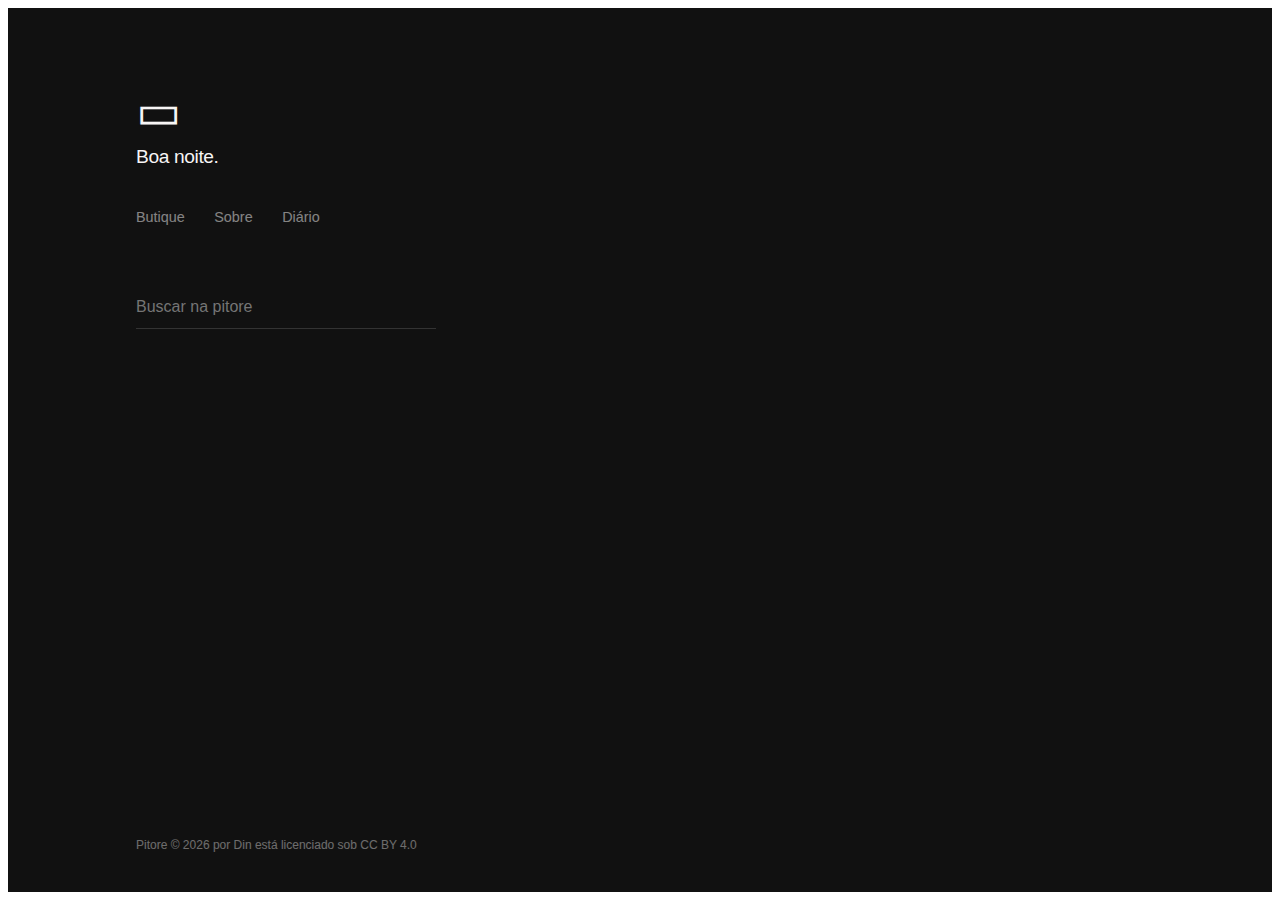
<file: index.html>
<!DOCTYPE html>
<html lang="pt-br">
<head>
    <meta charset="UTF-8">
    <meta name="viewport" content="width=device-width, initial-scale=1.0">
    <link rel="stylesheet" href="style.css">
    <title>Pitore</title>
</head>
<body>

    <span class="logo">▭</span>

    <div class="greeting" id="greeting">...</div>

    <nav>
        <a href="butique.html">Butique</a>
        <a href="sobre.html">Sobre</a>
        <a href="diario.html">Diário</a> </nav>

    <main>
        <div class="search-container">
            <input type="text" id="mainSearch" placeholder="Buscar na pitore" onkeypress="handleSearch(event)">
        </div>
    </main>

    <footer>
        <p>Pitore © 2026 por Din está licenciado sob CC BY 4.0</p>
    </footer>

    <script>
        // Lógica da Saudação
        function setGreeting() {
            const now = new Date();
            const hour = now.getHours();
            let message;

            if (hour >= 5 && hour < 12) {
                message = "Bom dia.";
            } else if (hour >= 12 && hour < 18) {
                message = "Boa tarde.";
            } else {
                message = "Boa noite.";
            }
            
            document.getElementById('greeting').innerText = message;
        }

        // Lógica do Buscador de Navegação
        function handleSearch(event) {
            if (event.key === "Enter") {
                let input = document.getElementById('mainSearch').value.toLowerCase().trim();
                
                // Mapeamento de destinos
                if (input.includes("buti") || input.includes("loja") || input.includes("comprar")) {
                    window.location.href = "butique.html";
                } 
                else if (input.includes("sobre") || input.includes("din") || input.includes("quem")) {
                    window.location.href = "sobre.html";
                } 
                else if (input.includes("dia") || input.includes("escrito") || input.includes("pensamento")) {
                    window.location.href = "diario.html";
                }
                else if (input === "") {
                    // Se der enter vazio, não faz nada ou vai para o diário
                    window.location.href = "diario.html";
                }
                else {
                    // Se for qualquer outra coisa, ele entende que é uma busca por assunto no Diário
                    window.location.href = "diario.html?busca=" + encodeURIComponent(input);
                }
            }
        }

        setGreeting();
    </script>
</body>
</html>
</file>
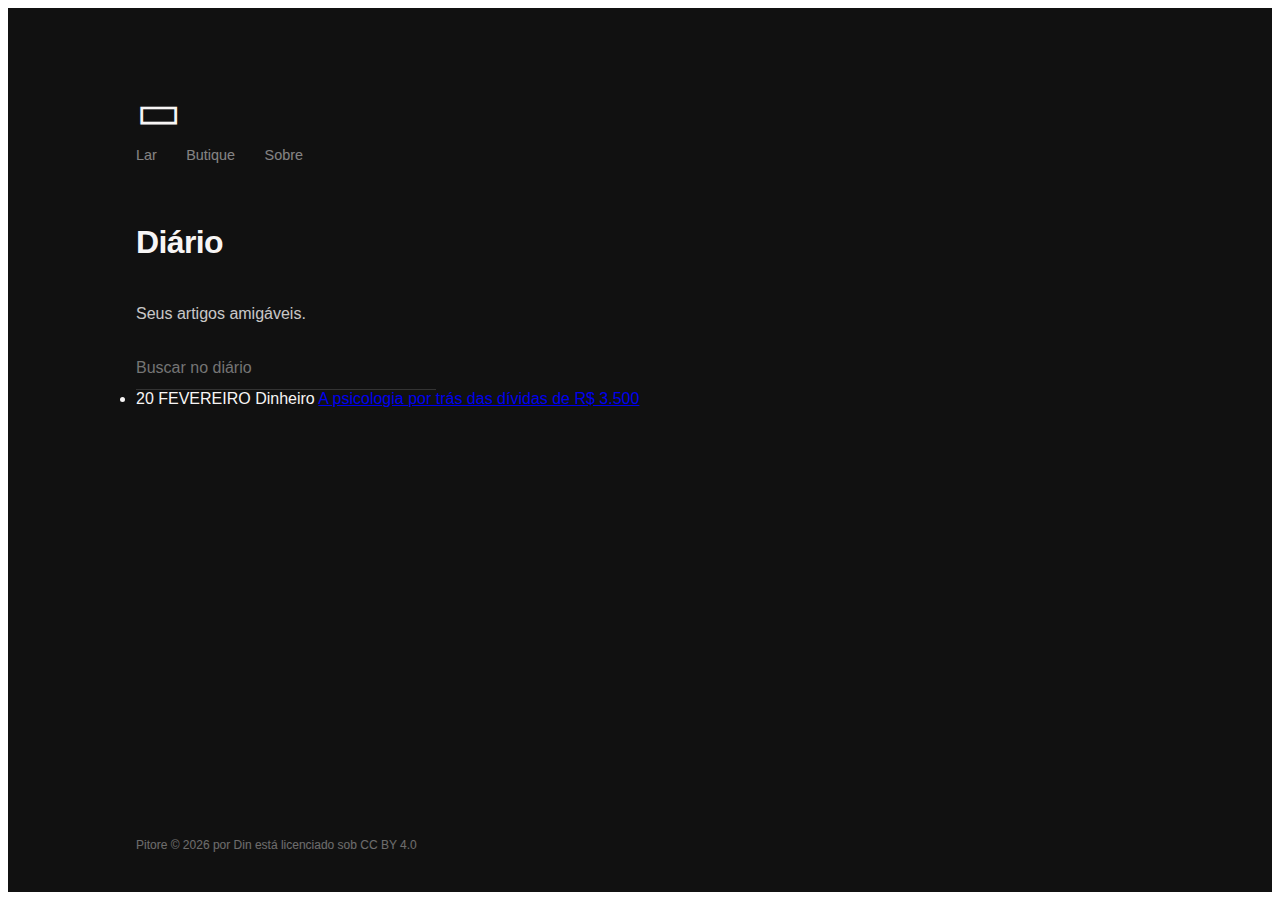
<file: diario.html>
<!DOCTYPE html>
<html lang="pt-br">
<head>
    <meta charset="UTF-8">
    <meta name="viewport" content="width=device-width, initial-scale=1.0">
    <link rel="stylesheet" href="style.css">
    <title>Diário — Pitore</title>
</head>
<body>

    <span class="logo">▭</span>

    <nav>
        <a href="index.html">Lar</a>
        <a href="butique.html">Butique</a>
        <a href="sobre.html">Sobre</a>
    </nav>

    <main>
        <header class="diario-header">
            <h1 class="section-title">Diário</h1>
            <p class="simple-text">Seus artigos amigáveis.</p>
        </header>

        <div class="search-wrapper">
            <input type="text" id="diarioSearch" placeholder="Buscar no diário" onkeyup="filterArticles()">
        </div>

        <ul class="article-list" id="articleList">
            
            <li class="article-item" data-category="Dinheiro PiDin">
                <span class="article-date">20 FEVEREIRO</span>
                <span class="article-tag tag-pidin">Dinheiro</span>
                <a href="artigos/exemplo-dinheiro.html" class="article-link">A psicologia por trás das dívidas de R$ 3.500</a>
            </li>

        </ul>
    </main>

    <footer>
        <p>Pitore © 2026 por Din está licenciado sob CC BY 4.0</p>
    </footer>

    <script>
        function filterArticles() {
            let input = document.getElementById('diarioSearch').value.toLowerCase();
            let items = document.getElementsByClassName('article-item');

            for (let i = 0; i < items.length; i++) {
                let text = items[i].innerText.toLowerCase();
                if (text.includes(input)) {
                    items[i].style.display = "grid";
                } else {
                    items[i].style.display = "none";
                }
            }
        }
    </script>

</body>
</html>
</file>
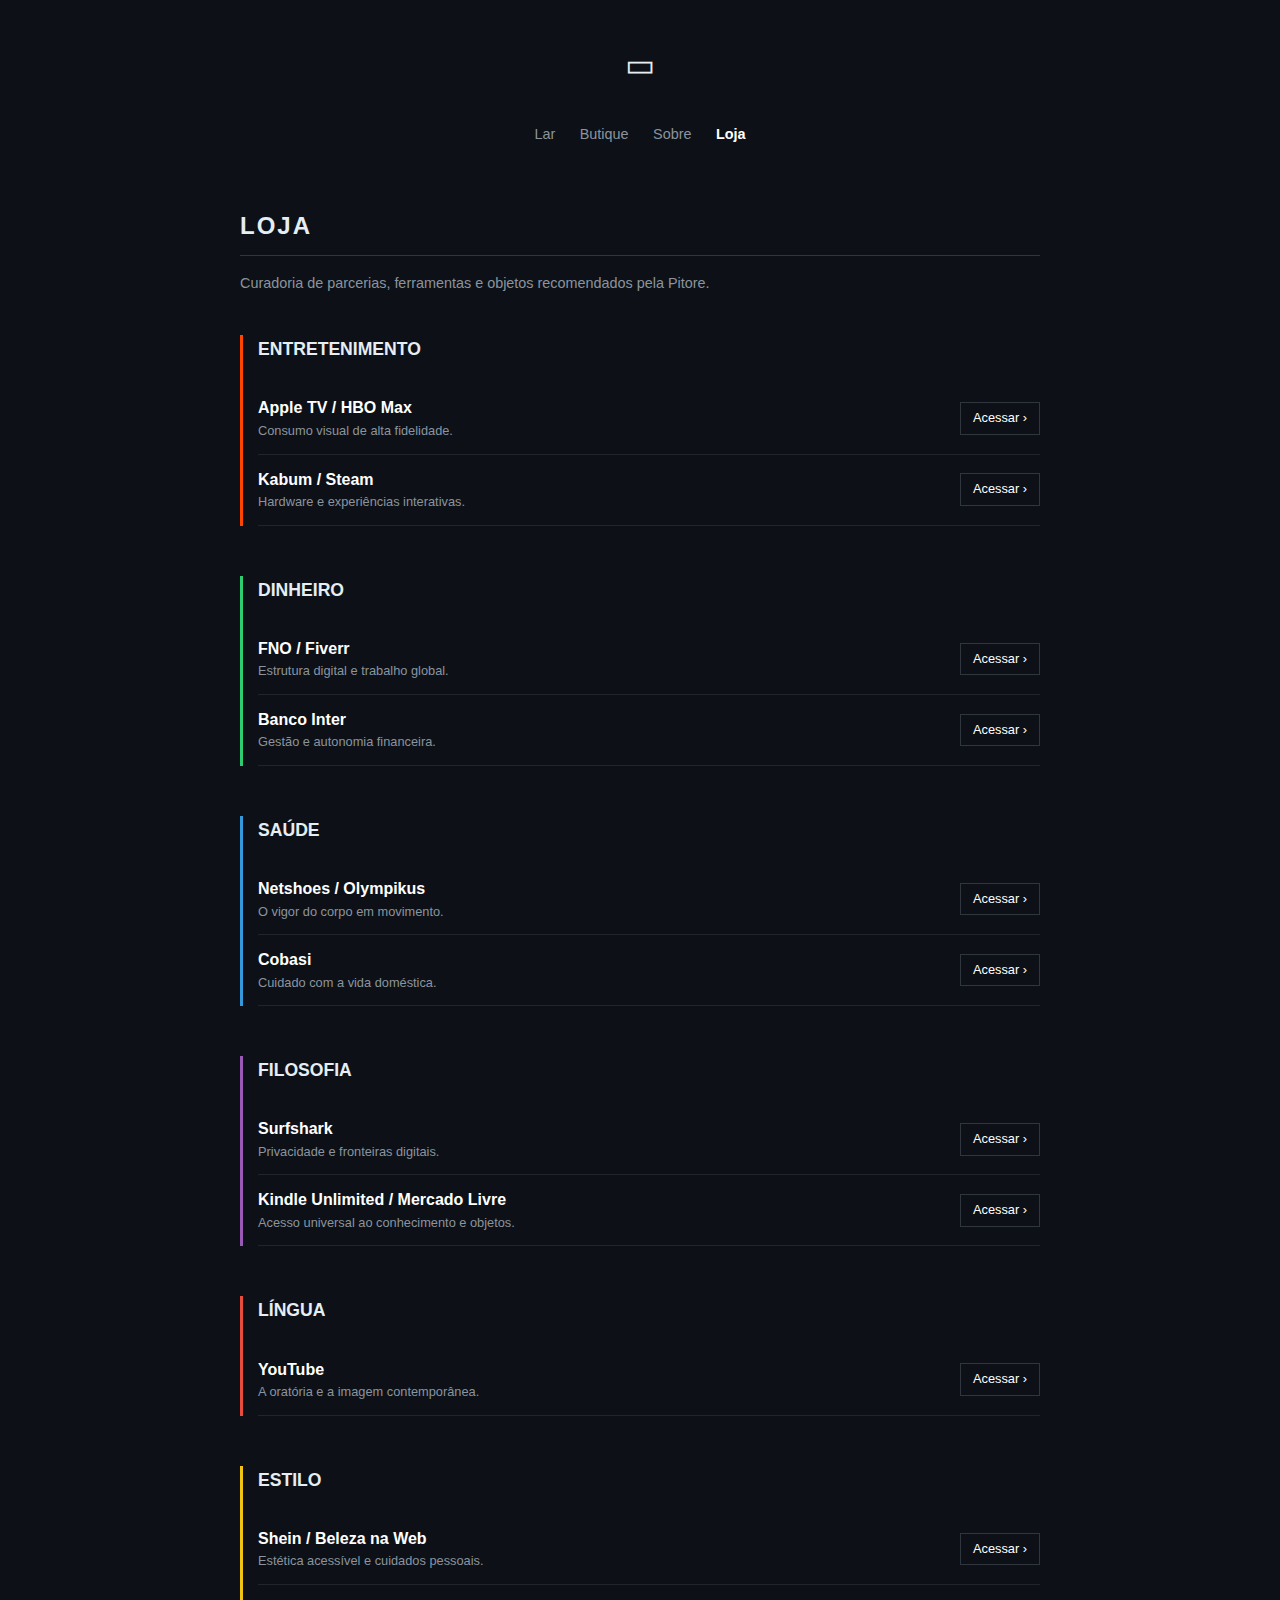
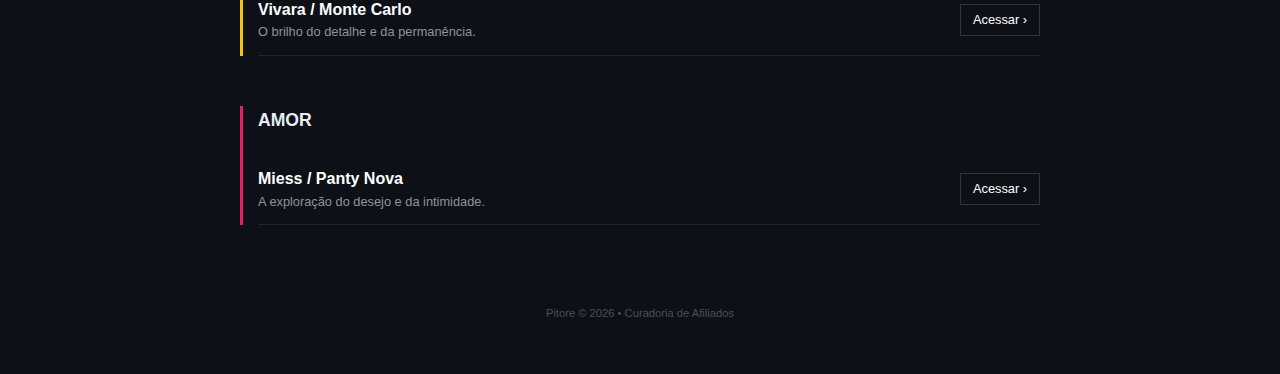
<file: loja.html>
<!DOCTYPE html>
<html lang="pt-br">
<head>
    <meta charset="UTF-8">
    <meta name="viewport" content="width=device-width, initial-scale=1.0">
    <title>Loja — Pitore</title>
    <link rel="icon" type="image/png" href="favicon.png">
    <style>
        /* BASE E CORES GITHUB DARK */
        body {
            background-color: #0d1117;
            color: #e6edf3;
            font-family: 'Helvetica Neue', Helvetica, Arial, sans-serif;
            margin: 0;
            padding: 40px 20px;
            line-height: 1.6;
        }

        .container {
            max-width: 800px;
            margin: 0 auto;
        }

        .logo { font-size: 2rem; display: block; text-align: center; margin-bottom: 30px; }

        nav { text-align: center; margin-bottom: 60px; }
        nav a { color: #8b949e; text-decoration: none; margin: 0 10px; font-size: 0.9rem; }
        nav a:hover { color: #fff; }

        h1 { font-size: 1.5rem; text-transform: uppercase; letter-spacing: 2px; border-bottom: 1px solid #30363d; padding-bottom: 10px; }
        .intro-text { color: #8b949e; font-size: 0.9rem; margin-bottom: 40px; }

        /* ESTRUTURA DA LISTA */
        .categoria-bloco { margin-bottom: 50px; }
        
        /* CORES POR CATEGORIA (Sinergia com os Livros) */
        .cat-entretenimento { border-left: 3px solid #ff4500; padding-left: 15px; } /* Laranja/Energia */
        .cat-dinheiro { border-left: 3px solid #2ecc71; padding-left: 15px; }       /* Verde/Crescimento */
        .cat-saude { border-left: 3px solid #3498db; padding-left: 15px; }          /* Azul/Vitalidade */
        .cat-filosofia { border-left: 3px solid #9b59b6; padding-left: 15px; }      /* Roxo/Conhecimento */
        .cat-lingua { border-left: 3px solid #e74c3c; padding-left: 15px; }         /* Vermelho/Expressão */
        .cat-estilo { border-left: 3px solid #f1c40f; padding-left: 15px; }         /* Dourado/Estética */
        .cat-amor { border-left: 3px solid #e91e63; padding-left: 15px; }           /* Rosa/Conexão */

        h2 { font-size: 1.1rem; text-transform: uppercase; margin-bottom: 20px; }

        .item-loja {
            display: flex;
            justify-content: space-between;
            align-items: center;
            padding: 12px 0;
            border-bottom: 1px solid #21262d;
        }

        .item-info { display: flex; flex-direction: column; }
        .item-nome { font-weight: bold; font-size: 1rem; color: #fff; }
        .item-desc { font-size: 0.8rem; color: #8b949e; }

        .btn-link {
            color: #fff;
            text-decoration: none;
            font-size: 0.8rem;
            border: 1px solid #30363d;
            padding: 5px 12px;
            transition: 0.3s;
        }

        .btn-link:hover { background-color: #fff; color: #0d1117; }

        footer { margin-top: 80px; text-align: center; color: #484f58; font-size: 0.7rem; }
    </style>
</head>
<body>

    <span class="logo">▭</span>

    <nav>
        <a href="index.html">Lar</a>
        <a href="butique.html">Butique</a>
        <a href="sobre.html">Sobre</a>
        <a href="loja.html" style="color: #fff; font-weight: bold;">Loja</a>
    </nav>

    <div class="container">
        <h1>Loja</h1>
        <p class="intro-text">Curadoria de parcerias, ferramentas e objetos recomendados pela Pitore.</p>

        <section class="categoria-bloco cat-entretenimento">
            <h2>Entretenimento</h2>
            <div class="item-loja">
                <div class="item-info">
                    <span class="item-nome">Apple TV / HBO Max</span>
                    <span class="item-desc">Consumo visual de alta fidelidade.</span>
                </div>
                <a href="#" class="btn-link">Acessar ›</a>
            </div>
            <div class="item-loja">
                <div class="item-info">
                    <span class="item-nome">Kabum / Steam</span>
                    <span class="item-desc">Hardware e experiências interativas.</span>
                </div>
                <a href="#" class="btn-link">Acessar ›</a>
            </div>
        </section>

        <section class="categoria-bloco cat-dinheiro">
            <h2>Dinheiro</h2>
            <div class="item-loja">
                <div class="item-info">
                    <span class="item-nome">FNO / Fiverr</span>
                    <span class="item-desc">Estrutura digital e trabalho global.</span>
                </div>
                <a href="#" class="btn-link">Acessar ›</a>
            </div>
            <div class="item-loja">
                <div class="item-info">
                    <span class="item-nome">Banco Inter</span>
                    <span class="item-desc">Gestão e autonomia financeira.</span>
                </div>
                <a href="#" class="btn-link">Acessar ›</a>
            </div>
        </section>

        <section class="categoria-bloco cat-saude">
            <h2>Saúde</h2>
            <div class="item-loja">
                <div class="item-info">
                    <span class="item-nome">Netshoes / Olympikus</span>
                    <span class="item-desc">O vigor do corpo em movimento.</span>
                </div>
                <a href="#" class="btn-link">Acessar ›</a>
            </div>
            <div class="item-loja">
                <div class="item-info">
                    <span class="item-nome">Cobasi</span>
                    <span class="item-desc">Cuidado com a vida doméstica.</span>
                </div>
                <a href="#" class="btn-link">Acessar ›</a>
            </div>
        </section>

        <section class="categoria-bloco cat-filosofia">
            <h2>Filosofia</h2>
            <div class="item-loja">
                <div class="item-info">
                    <span class="item-nome">Surfshark</span>
                    <span class="item-desc">Privacidade e fronteiras digitais.</span>
                </div>
                <a href="#" class="btn-link">Acessar ›</a>
            </div>
            <div class="item-loja">
                <div class="item-info">
                    <span class="item-nome">Kindle Unlimited / Mercado Livre</span>
                    <span class="item-desc">Acesso universal ao conhecimento e objetos.</span>
                </div>
                <a href="#" class="btn-link">Acessar ›</a>
            </div>
        </section>

        <section class="categoria-bloco cat-lingua">
            <h2>Língua</h2>
            <div class="item-loja">
                <div class="item-info">
                    <span class="item-nome">YouTube</span>
                    <span class="item-desc">A oratória e a imagem contemporânea.</span>
                </div>
                <a href="#" class="btn-link">Acessar ›</a>
            </div>
        </section>

        <section class="categoria-bloco cat-estilo">
            <h2>Estilo</h2>
            <div class="item-loja">
                <div class="item-info">
                    <span class="item-nome">Shein / Beleza na Web</span>
                    <span class="item-desc">Estética acessível e cuidados pessoais.</span>
                </div>
                <a href="#" class="btn-link">Acessar ›</a>
            </div>
            <div class="item-loja">
                <div class="item-info">
                    <span class="item-nome">Vivara / Monte Carlo</span>
                    <span class="item-desc">O brilho do detalhe e da permanência.</span>
                </div>
                <a href="#" class="btn-link">Acessar ›</a>
            </div>
        </section>

        <section class="categoria-bloco cat-amor">
            <h2>Amor</h2>
            <div class="item-loja">
                <div class="item-info">
                    <span class="item-nome">Miess / Panty Nova</span>
                    <span class="item-desc">A exploração do desejo e da intimidade.</span>
                </div>
                <a href="#" class="btn-link">Acessar ›</a>
            </div>
        </section>

    </div>

    <footer>
        <p>Pitore © 2026 • Curadoria de Afiliados</p>
    </footer>

</body>
</html>
</file>
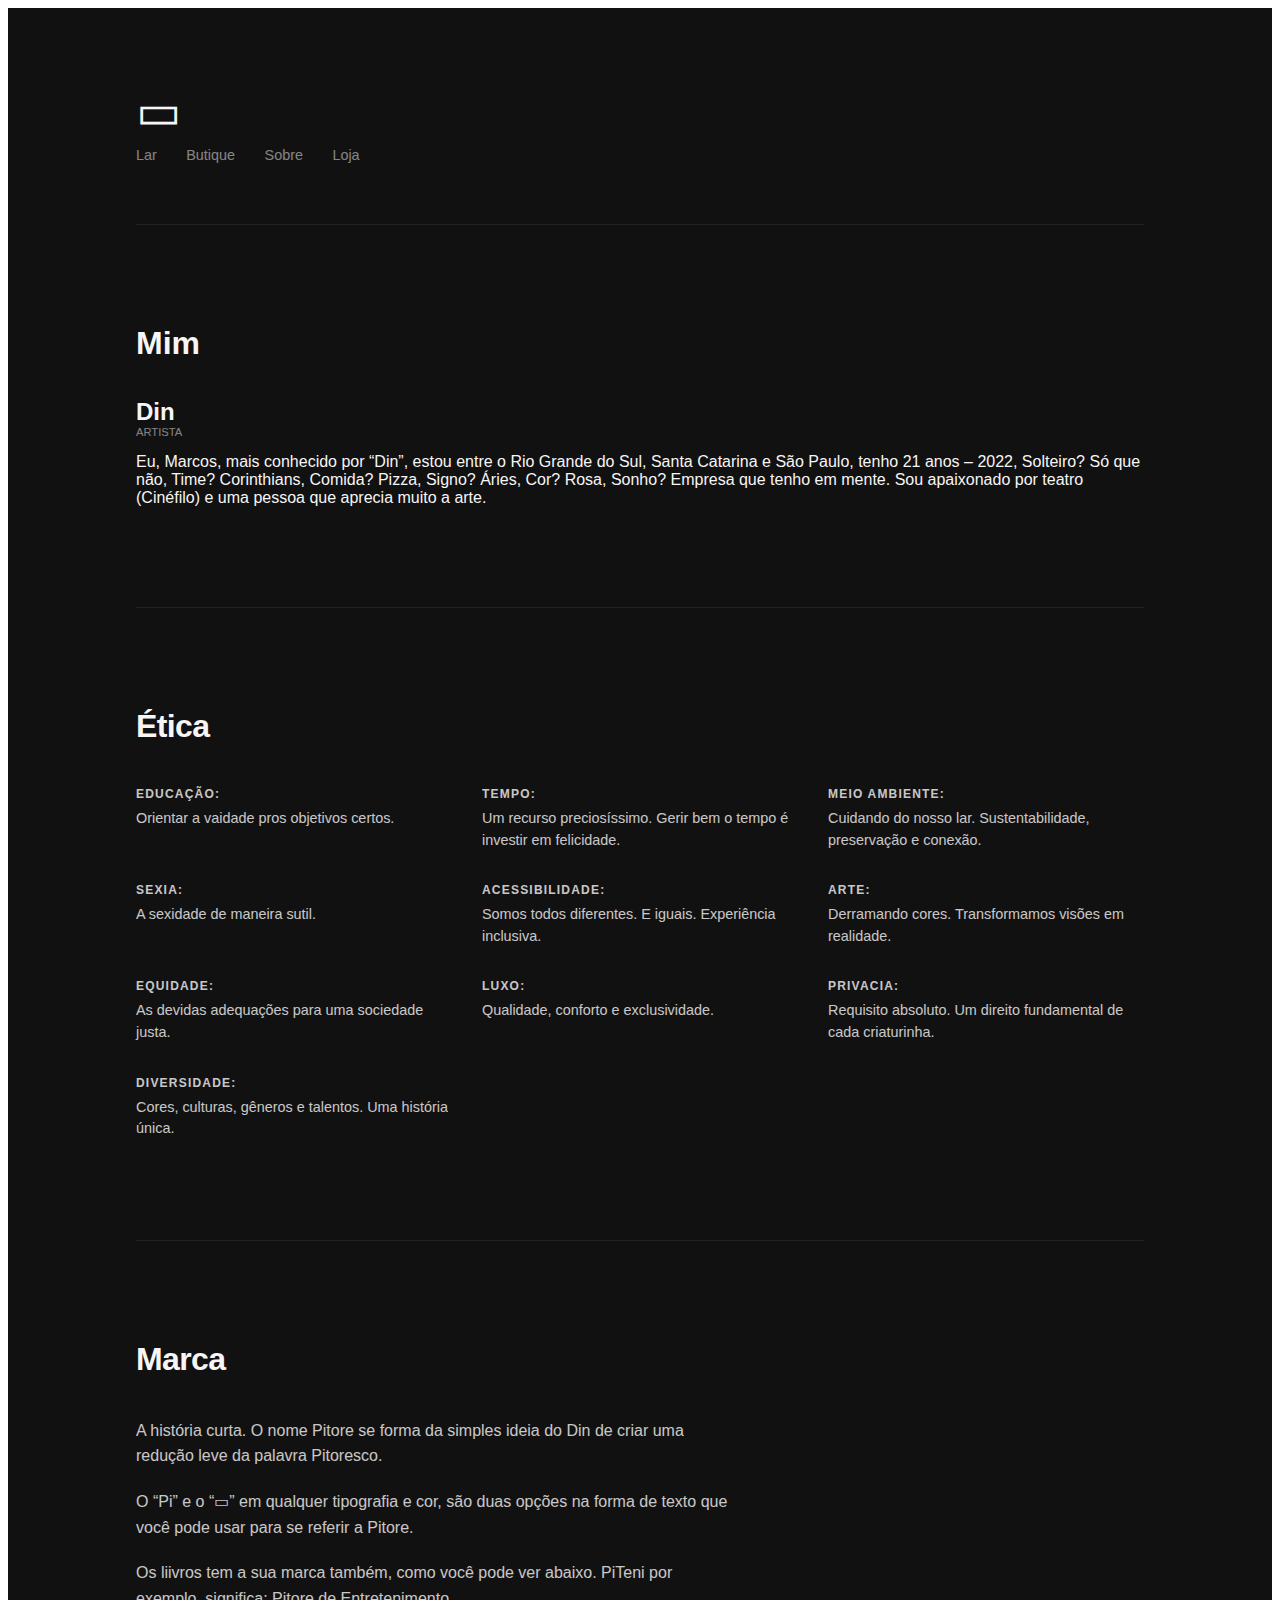
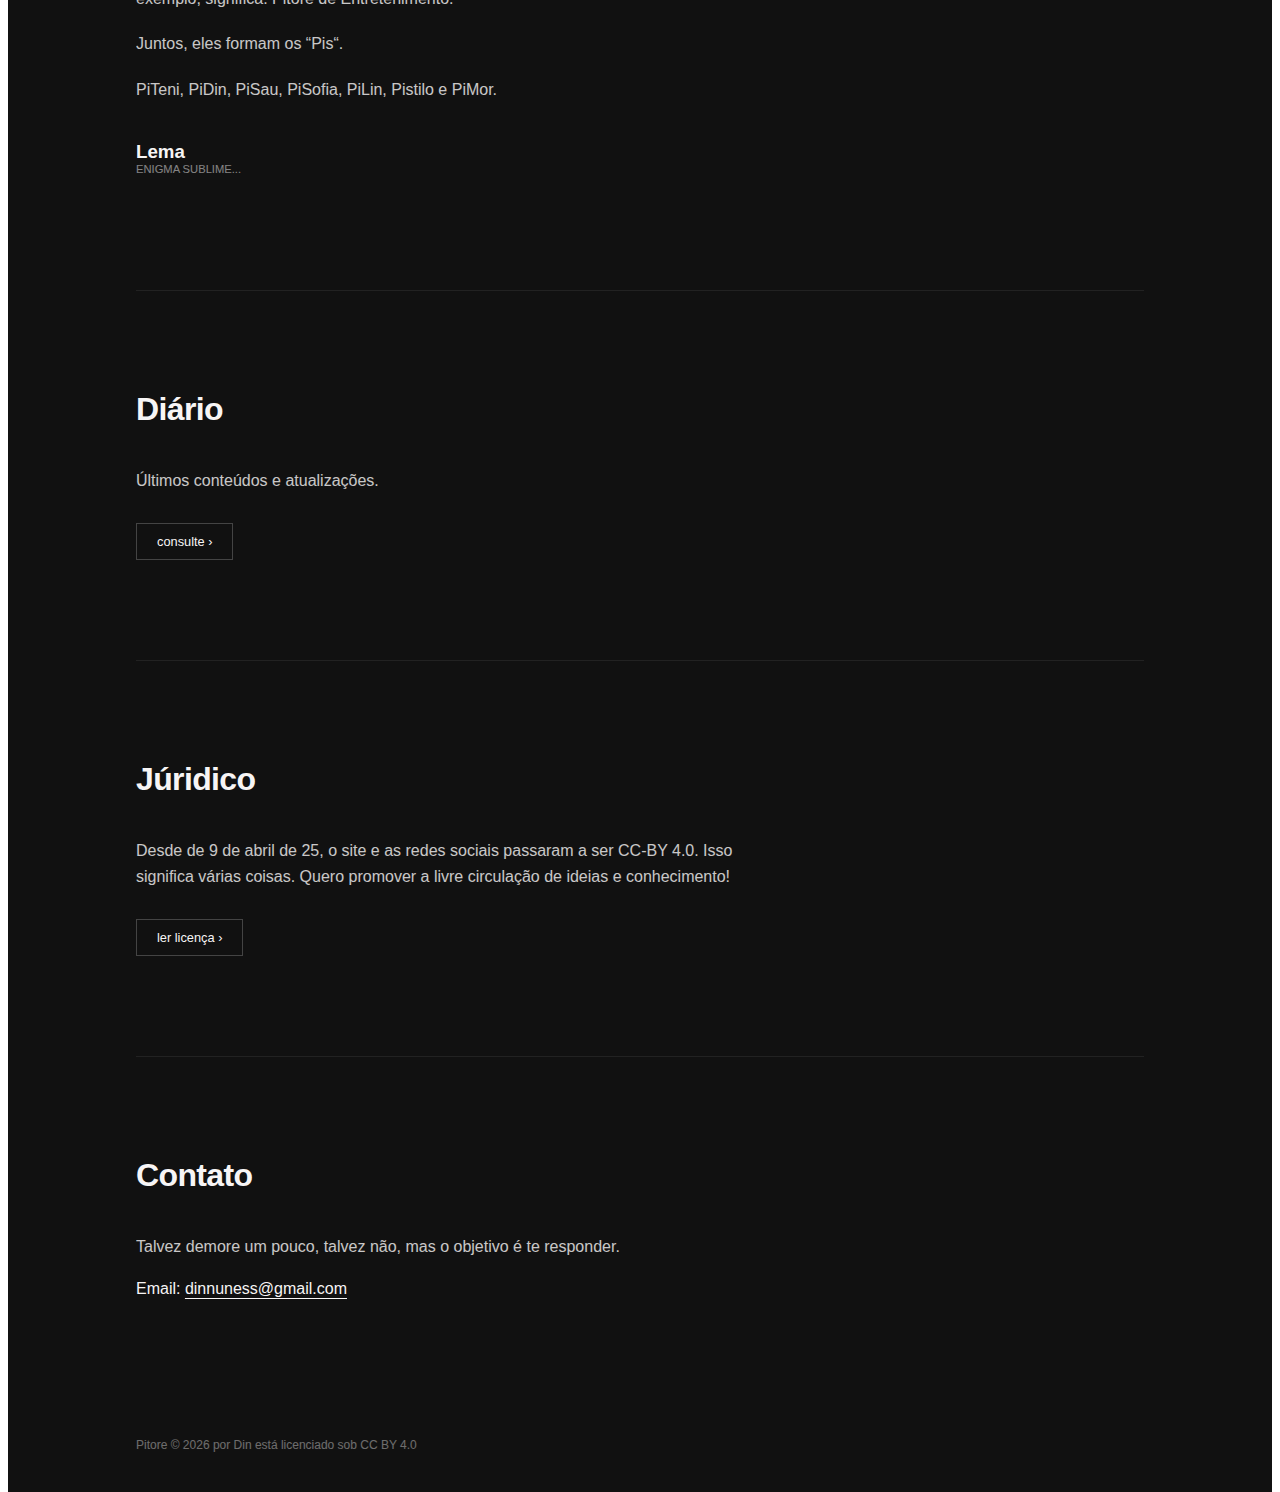
<file: sobre.html>
<!DOCTYPE html>
<html lang="pt-br">
<head>
    <meta charset="UTF-8">
    <title>Sobre — Pitore</title>
<meta name="description" content="Observe o meu negócio mais de perto e verá o enigma sublime em sua essência">
    <meta name="viewport" content="width=device-width, initial-scale=1.0">
    <link rel="stylesheet" href="style.css">
    <link rel="icon" type="image/png" href="favicon.png">
    <title>Sobre — Pitore</title>
</head>
<body>

    <span class="logo">▭</span>

    <nav>
        <a href="index.html">Lar</a>
        <a href="butique.html">Butique</a>
        <a href="sobre.html">Sobre</a>
        <a href="loja.html">Loja</a>
    </nav>

    <main>
        <section class="sobre-section">
            <div class="profile-header">
                <h1 class="nickname">Mim</h1>
                <br>
                <br>
                    <h2 class="subsection-title">Din</h2>
            <div class="lemas">
                <p><span>Artista</span>
            </div>
            <div class="text-columns">
                <p>Eu, Marcos, mais conhecido por “Din”, estou entre o Rio Grande do Sul, Santa Catarina e São Paulo, tenho 21 anos – 2022, Solteiro? Só que não, Time? Corinthians, Comida? Pizza, Signo? Áries, Cor? Rosa, Sonho? Empresa que tenho em mente. Sou apaixonado por teatro (Cinéfilo) e uma pessoa que aprecia muito a arte.</p>
        </section>

        <section class="sobre-section">
            <h2 class="section-title">Ética</h2>
            <div class="etica-grid">
                <div class="etica-item"><strong>Educação:</strong> Orientar a vaidade pros objetivos certos.</div>
                <div class="etica-item"><strong>Tempo:</strong> Um recurso preciosíssimo. Gerir bem o tempo é investir em felicidade.</div>
                <div class="etica-item"><strong>Meio ambiente:</strong> Cuidando do nosso lar. Sustentabilidade, preservação e conexão.</div>
                <div class="etica-item"><strong>Sexia:</strong> A sexidade de maneira sutil.</div>
                <div class="etica-item"><strong>Acessibilidade:</strong> Somos todos diferentes. E iguais. Experiência inclusiva.</div>
                <div class="etica-item"><strong>Arte:</strong> Derramando cores. Transformamos visões em realidade.</div>
                <div class="etica-item"><strong>Equidade:</strong> As devidas adequações para uma sociedade justa.</div>
                <div class="etica-item"><strong>Luxo:</strong> Qualidade, conforto e exclusividade.</div>
                <div class="etica-item"><strong>Privacia:</strong> Requisito absoluto. Um direito fundamental de cada criaturinha.</div>
                <div class="etica-item"><strong>Diversidade:</strong> Cores, culturas, gêneros e talentos. Uma história única.</div>
            </div>
        </section>

        <section class="sobre-section">
            <h2 class="section-title">Marca</h2>
            <p class="simple-text">A história curta. O nome Pitore se forma da simples ideia do Din de criar uma redução leve da palavra Pitoresco.</p>
            <p class="simple-text">O “Pi” e o “▭” em qualquer tipografia e cor, são duas opções na forma de texto que você pode usar para se referir a Pitore.</p>
            <p class="simple-text">Os liivros tem a sua marca também, como você pode ver abaixo. PiTeni por exemplo, significa: Pitore de Entretenimento.</p>
            <p class="simple-text">Juntos, eles formam os “Pis“.</p>
            <p class="simple-text">PiTeni, PiDin, PiSau, PiSofia, PiLin, Pistilo e PiMor.</p>
            <br>
            <h3 class="subsection-title">Lema</h3>
            <div class="lemas">
                <p><span>Enigma sublime...</span>
            </div>
        </section>

        <section class="sobre-section">
            <h2 class="section-title">Diário</h2>
            <p class="simple-text">Últimos conteúdos e atualizações.</p>
            <a href="https://mvsnunes.com/sobre/redes-sociais/diario/" class="minimal-btn">Consulte ›</a>
        </section>

        <section class="sobre-section">
            <h2 class="section-title">Júridico</h2>
            <p class="simple-text">Desde de 9 de abril de 25, o site e as redes sociais passaram a ser CC-BY 4.0. Isso significa várias coisas. Quero promover a livre circulação de ideias e conhecimento!</p>
            <a href="https://creativecommons.org/licenses/by/4.0/?ref=chooser-v1" class="minimal-btn">Ler licença ›</a>
        </section>

        <section class="sobre-section">
            <h2 class="section-title">Contato</h2>
            <p class="simple-text">Talvez demore um pouco, talvez não, mas o objetivo é te responder.</p>
            <p class="email-box">Email: <a href="mailto:dinnuness@gmail.com">dinnuness@gmail.com</a></p>
        </section>
    </main>

    <footer>
        <p>Pitore © 2026 por Din está licenciado sob CC BY 4.0</p>
    </footer>

</body>
</html>
</file>
<file: style.css>
/* style.css - Arquitetura Refinada Pitore */

* {
    box-sizing: border-box;
    margin: 0;
    padding: 0;
}

html {
    background-color: #ffffff; 
    height: 100%;
}

body {
    background-color: #111111; 
    color: #f7f5f5;
    font-family: 'Helvetica Neue', Helvetica, Arial, sans-serif;
    margin: 8px; 
    padding: 40px 20px;
    min-height: calc(100vh - 16px);
    display: flex;
    flex-direction: column;
    -webkit-font-smoothing: antialiased;
}

/* 1. Elementos do Topo */
.logo {
    font-size: 48px;
    display: block;
    margin-bottom: 10px; /* Reduzi para aproximar da saudação */
    line-height: 1;
}

.greeting {
    font-size: 1.2rem;
    font-weight: 300;
    margin-bottom: 40px; /* Espaço generoso antes do menu */
    letter-spacing: -0.02em;
}

nav {
    margin-bottom: 60px; /* Afasta o menu do conteúdo principal */
}

nav a {
    color: #f7f5f5;
    text-decoration: none;
    margin-right: 25px;
    opacity: 0.5;
    font-size: 0.9rem;
    transition: opacity 0.3s;
}

nav a:hover {
    opacity: 1;
}

/* 2. Barra de Pesquisa (Correção do Fundo Branco) */
input[type="text"] {
    background: transparent !important; /* Força o fundo a ser transparente */
    border: none;
    border-bottom: 1px solid #333;
    color: #f7f5f5;
    padding: 12px 0;
    width: 100%;
    max-width: 300px;
    font-family: inherit;
    font-size: 1rem;
    outline: none;
    border-radius: 0; /* Remove arredondamento de iPhones */
}

input[type="text"]:focus {
    border-bottom-color: #f7f5f5;
}

/* 3. Grid da Butique */
.boutique-grid {
    display: flex;
    flex-wrap: wrap;
    gap: 20px;
    margin-bottom: 60px;
}

.product-card {
    background-color: #ffffff;
    color: #111111;
    padding: 30px;
    flex: 1 1 calc(50% - 20px);
    min-width: 300px;
    display: flex;
    flex-direction: column;
    justify-content: space-between;
}

.product-description {
    font-size: 0.95rem;
    line-height: 1.4;
    margin-bottom: 20px; /* Aumentei de 20px para 40px para afastar do preço */
    opacity: 0.8;
}

/* 4. Tipografia e Botão */
.tagline {
    font-size: 1.1rem;
    margin-bottom: 40px;
    opacity: 0.9;
}

.liivro-tag {
    font-size: 0.65rem;
    text-transform: uppercase;
    font-weight: bold;
    letter-spacing: 0.15em;
    margin-bottom: 10px;
    display: block;
}

.product-title { font-size: 1.8rem; margin-bottom: 10px; }
.product-price { font-size: 1.1rem; font-weight: bold; margin-bottom: 25px; }

.buy-button {
    background-color: #111111;
    color: #ffffff;
    text-align: center;
    padding: 15px;
    text-decoration: none;
    font-size: 0.8rem;
    font-weight: bold;
}

/* 5. Footer e Responsividade */
footer {
    margin-top: auto;
    font-size: 0.75rem;
    opacity: 0.4;
    padding-top: 40px;
}

@media (min-width: 1024px) {
    body { padding: 80px 10% 40px 10%; }
}

.contact-area {
    margin: 60px 0 20px 0;
    text-align: left; /* Alinhado à esquerda como o resto do site */
}

.telegram-button {
    color: #f7f5f5;
    text-decoration: none;
    font-size: 0.75rem; /* Pequeno */
    text-transform: uppercase;
    letter-spacing: 0.1em;
    border: 1px solid #333; /* Uma borda sutil em vez de fundo cheio */
    padding: 8px 15px;
    opacity: 0.6;
    transition: all 0.3s;
}

.telegram-button:hover {
    opacity: 1;
    border-color: #f7f5f5;
    background-color: #f7f5f5;
    color: #111111;
}

/* Layout Geral do Sobre */
.sobre-section {
    padding: 100px 0; /* Espaçamento grande entre seções estilo Apple */
    border-top: 1px solid #222;
}

.section-title {
    font-size: 2rem;
    margin-bottom: 40px;
    letter-spacing: -0.02em;
}

.simple-text {
    max-width: 600px;
    line-height: 1.6;
    margin-bottom: 20px;
    opacity: 0.8;
}

/* Ética em Grid */
.etica-grid {
    display: grid;
    grid-template-columns: repeat(auto-fit, minmax(280px, 1fr));
    gap: 30px;
}

.etica-item {
    font-size: 0.9rem;
    line-height: 1.5;
    opacity: 0.8;
}

.etica-item strong {
    display: block;
    color: #f7f5f5;
    text-transform: uppercase;
    font-size: 0.75rem;
    letter-spacing: 0.1em;
    margin-bottom: 5px;
}

/* Lemas */
.lemas p {
    margin-bottom: 15px;
    font-size: 1.1rem;
}

.lemas span {
    display: block;
    font-size: 0.7rem;
    text-transform: uppercase;
    opacity: 0.5;
}

/* Botões Minimalistas */
.minimal-btn {
    display: inline-block;
    color: #f7f5f5;
    text-decoration: none;
    border: 1px solid #444;
    padding: 10px 20px;
    font-size: 0.8rem;
    text-transform: lowercase;
    transition: 0.3s;
    margin-top: 10px;
}

.minimal-btn:hover {
    background: #f7f5f5;
    color: #111111;
}

/* Contato */
.email-box a {
    color: #f7f5f5;
    text-decoration: underline;
    text-underline-offset: 4px;
}
</file>
